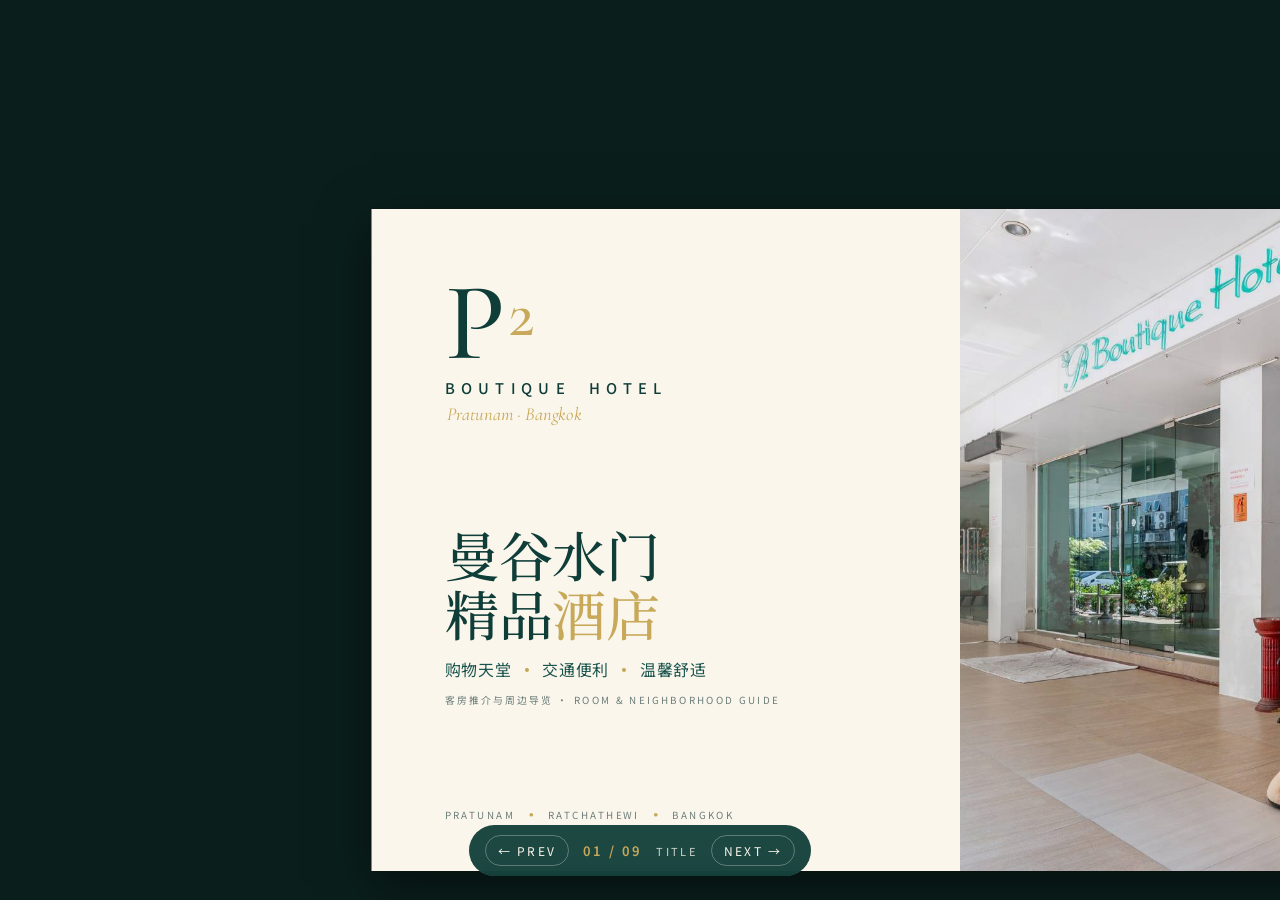
<file: slides/index.html>
<!DOCTYPE html>
<html lang="zh-CN">
<head>
<meta charset="UTF-8">
<title>P2 Boutique Hotel · Slide Deck</title>
<template id="__bundler_thumbnail">
  <svg xmlns="http://www.w3.org/2000/svg" viewBox="0 0 200 200">
    <rect width="200" height="200" fill="#FAF6EC"/>
    <text x="100" y="92" text-anchor="middle" font-family="Georgia, serif" font-size="76" fill="#0F3D38" font-weight="500">P</text>
    <text x="138" y="92" text-anchor="middle" font-family="Georgia, serif" font-size="46" fill="#C8A95A" font-weight="500">2</text>
    <text x="100" y="130" text-anchor="middle" font-family="sans-serif" font-size="11" fill="#0F3D38" letter-spacing="2.2">BOUTIQUE HOTEL</text>
    <text x="100" y="150" text-anchor="middle" font-family="Georgia, serif" font-style="italic" font-size="13" fill="#C8A95A">Pratunam · Bangkok</text>
  </svg>
</template>
<link rel="stylesheet" href="../colors_and_type.css">
<style>
  html, body { margin: 0; padding: 0; background: var(--p2-ink); height: 100vh; overflow: hidden; font-family: var(--font-sans-sc); }
  .stage { position: fixed; inset: 0; display: grid; place-items: center; }
  iframe { border: none; background: #000; box-shadow: 0 24px 80px rgba(0,0,0,0.5); display: block; }
  .chrome {
    position: fixed;
    left: 50%;
    bottom: 24px;
    transform: translateX(-50%);
    background: rgba(15, 61, 56, 0.94);
    color: var(--p2-cream);
    padding: 10px 16px;
    border-radius: 999px;
    display: flex;
    align-items: center;
    gap: 14px;
    font-family: var(--font-sans-latin);
    font-size: 13px;
    letter-spacing: 0.18em;
    text-transform: uppercase;
    z-index: 10;
    backdrop-filter: blur(12px);
  }
  .chrome button {
    background: transparent;
    color: var(--p2-cream);
    border: 1px solid rgba(250, 246, 236, 0.3);
    border-radius: 999px;
    padding: 6px 12px;
    cursor: pointer;
    font-family: inherit;
    font-size: 12px;
    letter-spacing: 0.18em;
    text-transform: uppercase;
    transition: all 240ms cubic-bezier(0.22,1,0.36,1);
  }
  .chrome button:hover { background: var(--p2-gold-500); color: var(--p2-ink); border-color: var(--p2-gold-500); }
  .chrome .count { color: var(--p2-gold-500); font-weight: 600; }
  .chrome .title { color: rgba(250, 246, 236, 0.8); font-size: 11px; }
</style>
</head>
<body>
<div class="stage">
  <iframe id="frame" width="1920" height="1080" src="01-title.html"></iframe>
</div>
<div class="chrome">
  <button id="prev">← Prev</button>
  <span class="count" id="count">01 / 09</span>
  <span class="title" id="title">Title</span>
  <button id="next">Next →</button>
</div>
<script>
  const slides = [
    { src: '01-title.html',          name: 'Title' },
    { src: '02-about.html',          name: 'About' },
    { src: '03-room.html',           name: 'Room · Superior' },
    { src: '04-facilities.html',     name: 'Facilities' },
    { src: '05-location.html',       name: 'Location' },
    { src: '06-why-choose-us.html',  name: 'Why Choose Us' },
    { src: '07-gallery.html',        name: 'Gallery' },
    { src: '08-pricing.html',        name: 'Pricing' },
    { src: '09-closing.html',        name: 'Contact & Booking' },
  ];
  let idx = parseInt(new URLSearchParams(location.search).get('s') || '0', 10);
  if (isNaN(idx) || idx < 0 || idx >= slides.length) idx = 0;
  const frame = document.getElementById('frame');
  const count = document.getElementById('count');
  const title = document.getElementById('title');
  function fit() {
    const k = Math.min(window.innerWidth / 1920, (window.innerHeight - 80) / 1080) * 0.92;
    frame.style.transform = `scale(${k})`;
    frame.style.transformOrigin = 'center center';
  }
  function go(i) {
    idx = (i + slides.length) % slides.length;
    frame.src = slides[idx].src;
    count.textContent = `${String(idx+1).padStart(2,'0')} / ${String(slides.length).padStart(2,'0')}`;
    title.textContent = slides[idx].name;
    const u = new URL(location.href); u.searchParams.set('s', idx); history.replaceState(null, '', u);
    localStorage.setItem('p2-deck-slide', idx);
  }
  document.getElementById('prev').onclick = () => go(idx - 1);
  document.getElementById('next').onclick = () => go(idx + 1);
  addEventListener('keydown', e => {
    if (e.key === 'ArrowRight' || e.key === ' ') go(idx + 1);
    if (e.key === 'ArrowLeft') go(idx - 1);
  });
  fit(); addEventListener('resize', fit);
  // Restore last slide
  const saved = parseInt(localStorage.getItem('p2-deck-slide') || '0', 10);
  if (!isNaN(saved) && new URLSearchParams(location.search).get('s') === null) {
    go(saved);
  } else {
    go(idx);
  }
</script>
</body>
</html>
</file>
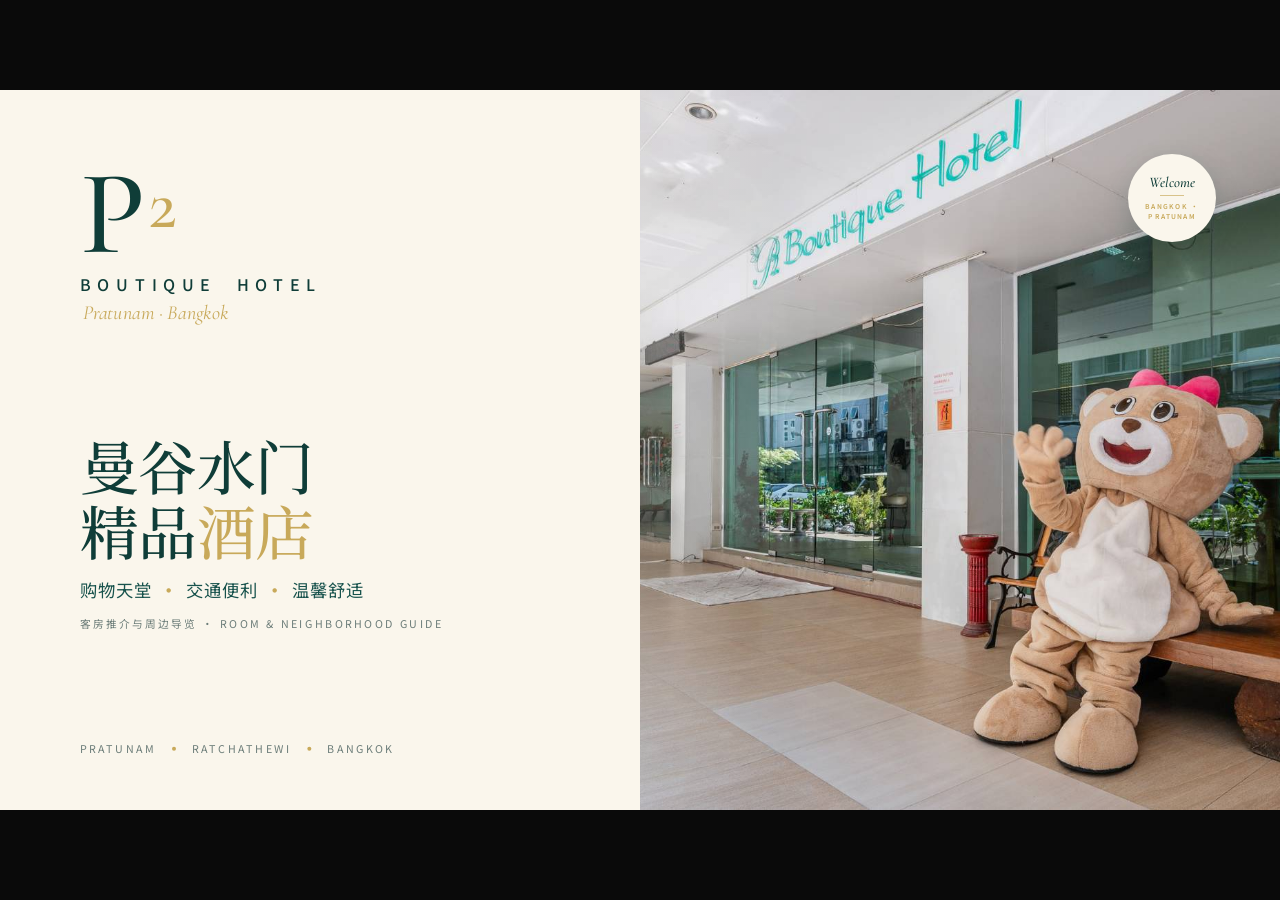
<file: slides/01-title.html>
<!DOCTYPE html>
<html lang="zh-CN">
<head>
<meta charset="UTF-8">
<title>Title — P2 Boutique Hotel</title>
<link rel="stylesheet" href="../colors_and_type.css">
<link rel="stylesheet" href="slide-base.css">
<style>
  .slide.title {
    background: var(--p2-cream);
    display: grid;
    grid-template-columns: 960px 1fr;
    align-items: stretch;
  }
  /* Left column — text */
  .title-text {
    padding: 96px 64px 80px 120px;
    display: flex;
    flex-direction: column;
    justify-content: space-between;
    gap: 32px;
  }
  .logo-stack {
    display: flex;
    flex-direction: column;
    line-height: 1;
  }
  .logo-stack .p2-mark {
    font-family: var(--font-serif-display);
    font-size: 180px;
    color: var(--p2-green-900);
    font-weight: 500;
    letter-spacing: -0.02em;
    display: flex;
    align-items: flex-start;
    gap: 8px;
  }
  .logo-stack .p2-mark .two {
    color: var(--p2-copper-500);
    font-size: 108px;
    margin-top: 22px;
  }
  .logo-stack .en-mark {
    font-family: var(--font-sans-latin);
    letter-spacing: 0.42em;
    text-transform: uppercase;
    color: var(--p2-green-900);
    font-size: 24px;
    font-weight: 500;
    margin-top: 4px;
  }
  .logo-stack .wm {
    font-family: var(--font-serif-display);
    font-style: italic;
    color: var(--p2-gold-500);
    font-size: 30px;
    margin-top: 16px;
    margin-left: 4px;
  }

  .title-block .zh-h1 {
    font-family: var(--font-serif-sc);
    font-weight: 500;
    font-size: 88px;
    line-height: 1.1;
    color: var(--p2-green-900);
    margin: 0 0 24px 0;
    letter-spacing: -0.005em;
  }
  .title-block .zh-h1 b {
    color: var(--p2-copper-500);
    font-weight: 500;
  }
  .title-block .pillars {
    font-family: var(--font-sans-sc);
    font-size: 26px;
    color: var(--p2-green-800);
    letter-spacing: 0.04em;
    margin-bottom: 20px;
  }
  .title-block .pillars span {
    color: var(--p2-copper-500);
    margin: 0 12px;
    font-weight: 700;
  }
  .title-block .lead {
    font-family: var(--font-sans-sc);
    font-size: 16px;
    color: var(--p2-sage-gray);
    letter-spacing: 0.22em;
    text-transform: uppercase;
  }
  .title-foot {
    display: flex;
    align-items: center;
    gap: 24px;
    color: var(--p2-sage-gray);
    font-family: var(--font-sans-latin);
    font-size: 16px;
    letter-spacing: 0.22em;
    text-transform: uppercase;
  }
  .title-foot .dot { width:6px; height:6px; background: var(--p2-copper-500); border-radius:50%; }

  /* Right column — photo */
  .title-photo {
    position: relative;
    overflow: hidden;
  }
  .title-photo img {
    width: 100%;
    height: 100%;
    object-fit: cover;
    display: block;
  }
  /* soft inner shadow on photo */
  .title-photo::after {
    content: "";
    position: absolute;
    inset: 0;
    background: linear-gradient(to right, rgba(250, 246, 236, 0.18), transparent 22%);
    pointer-events: none;
  }
  /* decorative leaf badge */
  .leaf-mark {
    position: absolute;
    top: 96px;
    right: 96px;
    width: 132px;
    height: 132px;
    border-radius: 50%;
    background: var(--p2-cream);
    display: grid;
    place-items: center;
    color: var(--p2-green-900);
    font-family: var(--font-serif-display);
    font-style: italic;
    box-shadow: 0 16px 40px rgba(15, 61, 56, 0.22);
    z-index: 3;
    text-align: center;
  }
  .leaf-mark .big { font-size: 22px; font-weight: 500; line-height: 1; }
  .leaf-mark .small { font-family: var(--font-sans-latin); font-style: normal; font-size: 10px; letter-spacing: 0.22em; color: var(--p2-copper-500); margin-top: 8px; font-weight: 600; text-transform: uppercase; }
  .leaf-mark .rule { width: 36px; height: 1px; background: var(--p2-copper-500); margin: 8px auto; }
</style>
</head>
<body>
<div class="slide-stage">
  <div class="slide-scale" id="scale">
    <section class="slide title" data-screen-label="01 Title">
      <div class="title-text">
        <div>
          <div class="logo-stack">
            <div class="p2-mark"><span>P</span><span class="two">2</span></div>
            <div class="en-mark">Boutique&nbsp;&nbsp;Hotel</div>
            <div class="wm">Pratunam · Bangkok</div>
          </div>
        </div>
        <div class="title-block">
          <h1 class="zh-h1">曼谷水门<br>精品<b>酒店</b></h1>
          <div class="pillars">购物天堂<span>·</span>交通便利<span>·</span>温馨舒适</div>
          <div class="lead">客房推介与周边导览 · Room &amp; Neighborhood Guide</div>
        </div>
        <div class="title-foot">
          <span>Pratunam</span><span class="dot"></span>
          <span>Ratchathewi</span><span class="dot"></span>
          <span>Bangkok</span>
        </div>
      </div>
      <div class="title-photo">
        <img src="../assets/photos/entrance-01.jpg" alt="">
        <div class="leaf-mark">
          <div>
            <div class="big">Welcome</div>
            <div class="rule"></div>
            <div class="small">Bangkok · Pratunam</div>
          </div>
        </div>
      </div>
    </section>
  </div>
</div>
<script>
  function fit(){
    const s = document.getElementById('scale');
    const k = Math.min(window.innerWidth/1920, window.innerHeight/1080);
    const x = (window.innerWidth - 1920*k)/2;
    const y = (window.innerHeight - 1080*k)/2;
    s.style.transform = `translate(${x}px, ${y}px) scale(${k})`;
  }
  fit(); addEventListener('resize', fit);
</script>
</body>
</html>
</file>
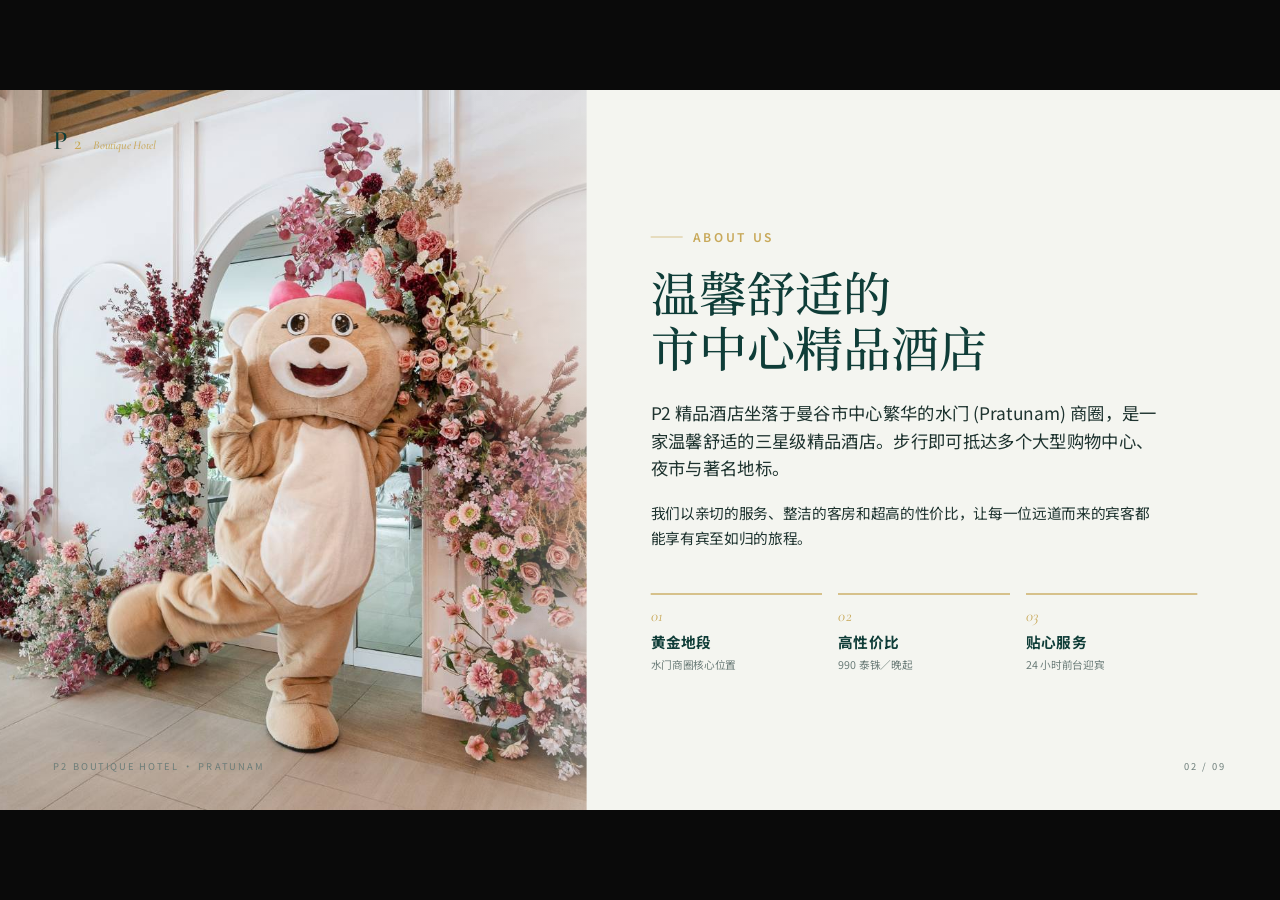
<file: slides/02-about.html>
<!DOCTYPE html>
<html lang="zh-CN">
<head>
<meta charset="UTF-8">
<title>About — P2 Boutique Hotel</title>
<link rel="stylesheet" href="../colors_and_type.css">
<link rel="stylesheet" href="slide-base.css">
<style>
  .slide.about {
    background: var(--p2-ivory);
    display: grid;
    grid-template-columns: 880px 1fr;
    align-items: stretch;
  }
  .photo-col {
    position: relative;
    overflow: hidden;
  }
  .photo-col img {
    width: 100%; height: 100%; object-fit: cover; display: block;
  }
  /* Cream sliver of overlap on right edge */
  .photo-col::after {
    content: "";
    position: absolute;
    inset: 0;
    background: linear-gradient(to right, transparent 80%, rgba(244, 245, 240, 0.4));
    pointer-events: none;
  }
  .text-col {
    padding: 120px 120px 120px 96px;
    display: flex;
    flex-direction: column;
    justify-content: center;
  }
  .text-col .eyebrow { margin-bottom: 28px; }
  .text-col .h-section { margin-bottom: 36px; max-width: 860px; }
  .text-col .body-lead { margin: 0 0 28px 0; max-width: 760px; }
  .text-col .body-text { margin: 0 0 56px 0; max-width: 760px; }

  .pillars-row {
    display: grid;
    grid-template-columns: repeat(3, 1fr);
    gap: 24px;
    max-width: 820px;
    margin-top: 8px;
  }
  .pillar {
    border-top: 2px solid var(--p2-copper-500);
    padding-top: 20px;
  }
  .pillar .num {
    font-family: var(--font-serif-display);
    font-style: italic;
    color: var(--p2-copper-500);
    font-size: 24px;
    line-height: 1;
    margin-bottom: 10px;
  }
  .pillar .label {
    font-family: var(--font-sans-sc);
    font-weight: 700;
    color: var(--p2-green-900);
    font-size: 22px;
    margin-bottom: 6px;
    letter-spacing: 0.04em;
  }
  .pillar .desc {
    font-family: var(--font-sans-sc);
    font-size: 16px;
    color: var(--p2-sage-gray);
    line-height: 1.5;
  }
</style>
</head>
<body>
<div class="slide-stage">
  <div class="slide-scale" id="scale">
    <section class="slide about" data-screen-label="02 About">
      <div class="corner-mark">
        <span class="p">P</span><span class="two">2</span>
        <span class="wm">Boutique Hotel</span>
      </div>
      <div class="photo-col">
        <img src="../assets/photos/lobby-03.jpg" alt="">
      </div>
      <div class="text-col">
        <div class="eyebrow">About Us</div>
        <h2 class="h-section">温馨舒适的<br>市中心精品酒店</h2>
        <p class="body-lead">P2 精品酒店坐落于曼谷市中心繁华的水门 (Pratunam) 商圈，是一家温馨舒适的三星级精品酒店。步行即可抵达多个大型购物中心、夜市与著名地标。</p>
        <p class="body-text">我们以亲切的服务、整洁的客房和超高的性价比，让每一位远道而来的宾客都能享有宾至如归的旅程。</p>

        <div class="pillars-row">
          <div class="pillar">
            <div class="num">01</div>
            <div class="label">黄金地段</div>
            <div class="desc">水门商圈核心位置</div>
          </div>
          <div class="pillar">
            <div class="num">02</div>
            <div class="label">高性价比</div>
            <div class="desc">990 泰铢／晚起</div>
          </div>
          <div class="pillar">
            <div class="num">03</div>
            <div class="label">贴心服务</div>
            <div class="desc">24 小时前台迎宾</div>
          </div>
        </div>
      </div>
      <div class="slide-footer">P2 Boutique Hotel · Pratunam</div>
      <div class="page-number">02 / 09</div>
    </section>
  </div>
</div>
<script>
  function fit(){
    const s = document.getElementById('scale');
    const k = Math.min(window.innerWidth/1920, window.innerHeight/1080);
    const x = (window.innerWidth - 1920*k)/2;
    const y = (window.innerHeight - 1080*k)/2;
    s.style.transform = `translate(${x}px, ${y}px) scale(${k})`;
  }
  fit(); addEventListener('resize', fit);
</script>
</body>
</html>
</file>
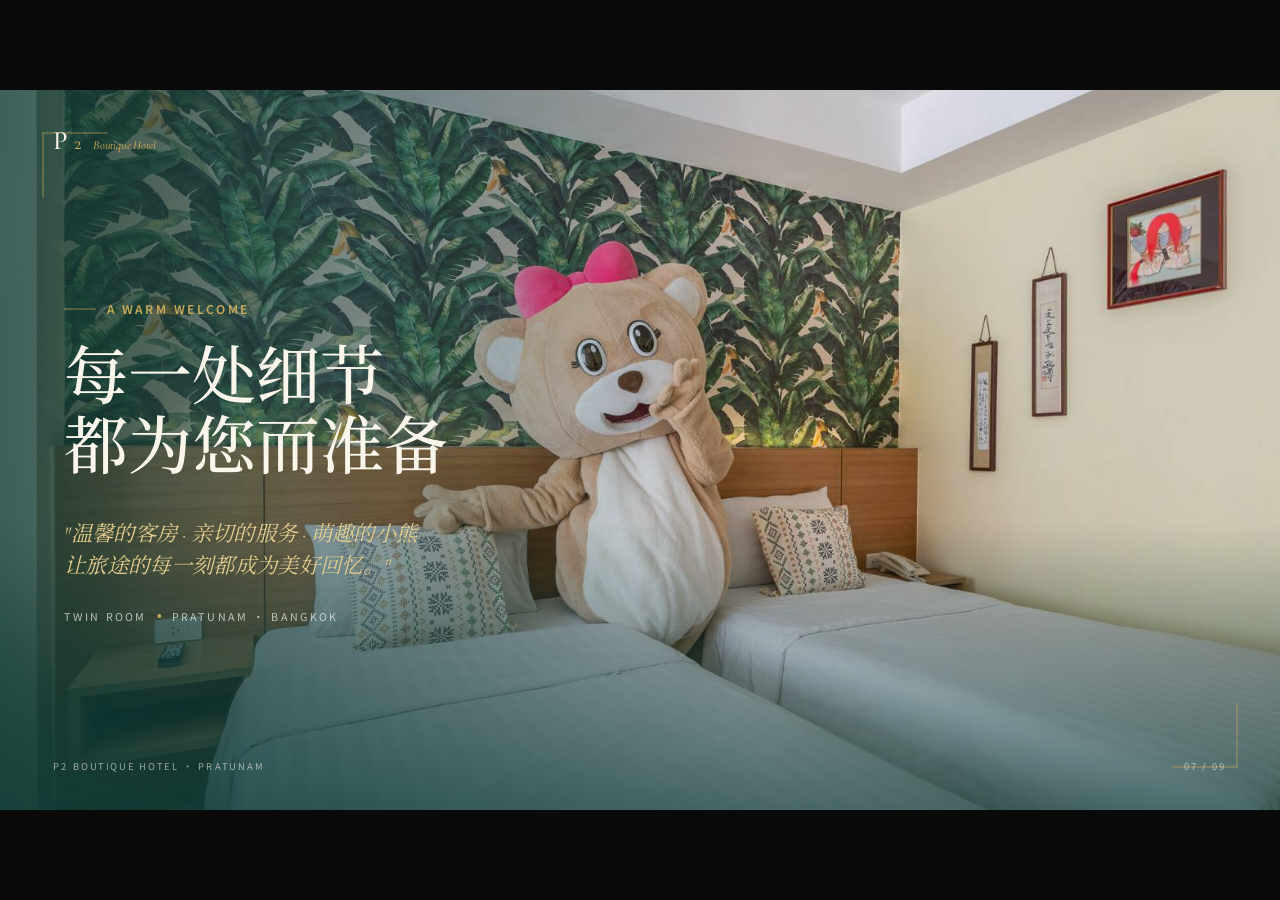
<file: slides/07-gallery.html>
<!DOCTYPE html>
<html lang="zh-CN">
<head>
<meta charset="UTF-8">
<title>Gallery — P2 Boutique Hotel</title>
<link rel="stylesheet" href="../colors_and_type.css">
<link rel="stylesheet" href="slide-base.css">
<style>
  .slide.gallery {
    background: var(--p2-ink);
    padding: 0;
    position: relative;
  }
  .bg-photo {
    position: absolute;
    inset: 0;
    background-image: url('../assets/photos/superior-03.jpg');
    background-size: cover;
    background-position: center;
  }
  .bg-photo::after {
    content: "";
    position: absolute;
    inset: 0;
    background:
      linear-gradient(90deg, rgba(15,61,56,0.78) 0%, rgba(15,61,56,0.32) 38%, transparent 60%),
      linear-gradient(180deg, transparent 60%, rgba(15,61,56,0.7));
  }
  .ovl {
    position: absolute;
    top: 0; left: 0; bottom: 0;
    width: 920px;
    padding: 156px 96px 120px;
    color: var(--p2-cream);
    display: flex;
    flex-direction: column;
    justify-content: center;
  }
  .ovl .eyebrow { margin-bottom: 28px; }
  .ovl .h {
    font-family: var(--font-serif-sc);
    font-weight: 500;
    font-size: 96px;
    line-height: 1.1;
    margin: 0 0 32px;
  }
  .ovl .quote {
    font-family: var(--font-serif-display);
    font-style: italic;
    font-size: 32px;
    color: var(--p2-gold-300);
    line-height: 1.45;
    max-width: 720px;
    margin-bottom: 40px;
  }
  .ovl .meta {
    font-family: var(--font-sans-latin);
    font-size: 16px;
    letter-spacing: 0.22em;
    text-transform: uppercase;
    color: rgba(250, 246, 236, 0.7);
    display: flex;
    align-items: center;
    gap: 16px;
  }
  .ovl .meta .dot { width:6px;height:6px;background:var(--p2-copper-500);border-radius:50%; }

  .frame-corner {
    position: absolute;
    width: 96px; height: 96px;
    border: 1px solid var(--p2-gold-500);
  }
  .frame-corner.tl { top: 64px; left: 64px; border-right:none; border-bottom:none; }
  .frame-corner.br { bottom: 64px; right: 64px; border-left:none; border-top:none; }
</style>
</head>
<body>
<div class="slide-stage">
  <div class="slide-scale" id="scale">
    <section class="slide gallery" data-screen-label="07 Gallery">
      <div class="bg-photo"></div>
      <div class="frame-corner tl"></div>
      <div class="frame-corner br"></div>
      <div class="corner-mark on-dark">
        <span class="p">P</span><span class="two">2</span>
        <span class="wm">Boutique Hotel</span>
      </div>
      <div class="ovl">
        <div class="eyebrow on-dark">A Warm Welcome</div>
        <h1 class="h">每一处细节<br>都为您而准备</h1>
        <p class="quote">"温馨的客房 · 亲切的服务 · 萌趣的小熊<br>让旅途的每一刻都成为美好回忆。"</p>
        <div class="meta"><span>Twin Room</span><span class="dot"></span><span>Pratunam · Bangkok</span></div>
      </div>
      <div class="slide-footer on-dark">P2 Boutique Hotel · Pratunam</div>
      <div class="page-number on-dark">07 / 09</div>
    </section>
  </div>
</div>
<script>
  function fit(){
    const s = document.getElementById('scale');
    const k = Math.min(window.innerWidth/1920, window.innerHeight/1080);
    const x = (window.innerWidth - 1920*k)/2;
    const y = (window.innerHeight - 1080*k)/2;
    s.style.transform = `translate(${x}px, ${y}px) scale(${k})`;
  }
  fit(); addEventListener('resize', fit);
</script>
</body>
</html>
</file>
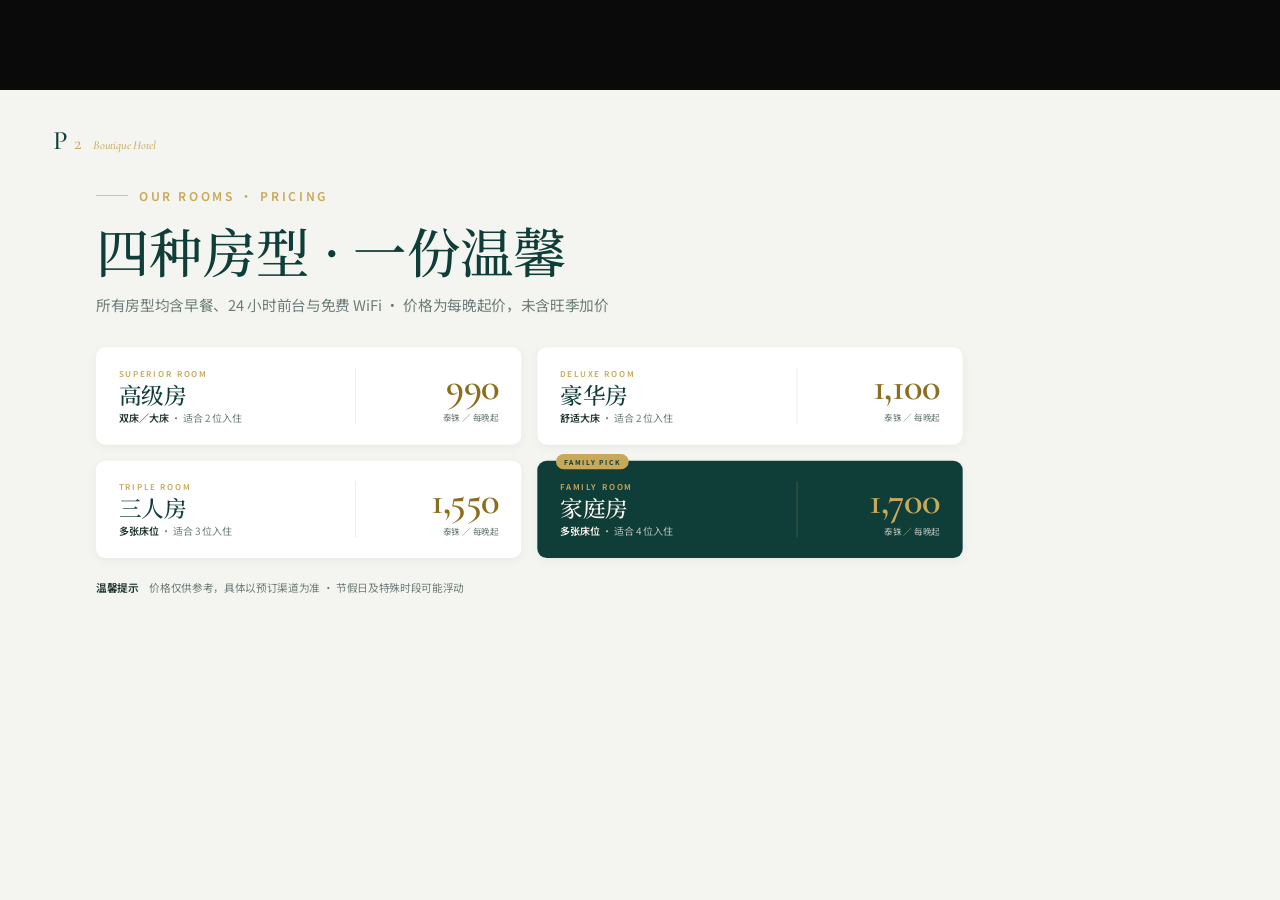
<file: slides/08-pricing.html>
<!DOCTYPE html>
<html lang="zh-CN">
<head>
<meta charset="UTF-8">
<title>Pricing — P2 Boutique Hotel</title>
<link rel="stylesheet" href="../colors_and_type.css">
<link rel="stylesheet" href="slide-base.css">
<style>
  .slide.pricing {
    background: var(--p2-ivory);
    padding: 140px 144px 100px;
  }
  .head { margin-bottom: 48px; max-width: none; }
  .head .eyebrow { margin-bottom: 22px; }
  .head .h-section { margin: 0; font-size: 80px; }
  .head .sub {
    font-family: var(--font-sans-sc);
    font-size: 22px;
    color: var(--p2-sage-gray);
    margin-top: 20px;
    max-width: 1100px;
  }

  /* 2×2 grid — fills the slide width */
  .grid {
    display: grid;
    grid-template-columns: 1fr 1fr;
    gap: 24px;
    max-width: 1300px;
  }

  .card {
    background: #fff;
    border-radius: 14px;
    padding: 30px 34px;
    box-shadow: 0 4px 14px rgba(15, 61, 56, 0.06);
    display: grid;
    grid-template-columns: 1fr auto;
    align-items: center;
    column-gap: 28px;
    position: relative;
  }
  .card .left .en {
    font-family: var(--font-sans-latin);
    font-size: 12px;
    letter-spacing: 0.22em;
    text-transform: uppercase;
    color: var(--p2-gold-500);
    font-weight: 600;
    margin-bottom: 5px;
  }
  .card .left h3 {
    font-family: var(--font-serif-sc);
    font-weight: 500;
    font-size: 34px;
    color: var(--p2-green-900);
    margin: 0 0 6px 0;
    line-height: 1.1;
  }
  .card .left .occ {
    font-family: var(--font-sans-sc);
    color: var(--p2-sage-gray);
    font-size: 15px;
  }
  .card .left .occ b {
    color: var(--p2-green-700);
    font-weight: 600;
  }
  .card .price-col {
    text-align: right;
    border-left: 1px solid var(--border-1);
    padding-left: 26px;
    min-width: 188px;
  }
  .card .pr {
    font-family: var(--font-serif-display);
    font-weight: 600;
    font-size: 58px;
    color: var(--p2-gold-700);
    line-height: 1;
    letter-spacing: -0.02em;
    display: block;
  }
  .card .pu {
    font-family: var(--font-sans-sc);
    font-size: 13px;
    color: var(--p2-sage-gray);
    margin-top: 7px;
    display: block;
  }

  .footnote {
    margin-top: 32px;
    font-family: var(--font-sans-sc);
    font-size: 16px;
    color: var(--p2-sage-gray);
    line-height: 1.6;
  }
  .footnote b { color: var(--p2-green-700); font-weight: 600; }

  .card.featured {
    background: var(--p2-green-900);
    color: var(--p2-cream);
  }
  .card.featured .left .en { color: var(--p2-gold-500); }
  .card.featured .left h3 { color: var(--p2-cream); }
  .card.featured .left .occ { color: rgba(250,246,236,0.7); }
  .card.featured .left .occ b { color: var(--p2-cream); }
  .card.featured .pr { color: var(--p2-gold-500); }
  .card.featured .pu { color: rgba(250,246,236,0.7); }
  .card.featured .price-col { border-left-color: rgba(232,203,142,0.3); }
  .card.featured .badge {
    position: absolute; top: -10px; left: 28px;
    background: var(--p2-gold-500);
    color: var(--p2-green-900);
    padding: 4px 12px;
    border-radius: 999px;
    font-family: var(--font-sans-latin);
    font-size: 10px;
    letter-spacing: 0.22em;
    text-transform: uppercase;
    font-weight: 700;
  }
</style>
</head>
<body>
<div class="slide-stage">
  <div class="slide-scale" id="scale">
    <section class="slide pricing" data-screen-label="08 Pricing">
      <div class="corner-mark">
        <span class="p">P</span><span class="two">2</span>
        <span class="wm">Boutique Hotel</span>
      </div>
      <div class="head">
        <div class="eyebrow">Our Rooms · Pricing</div>
        <h2 class="h-section">四种房型 · 一份温馨</h2>
        <div class="sub">所有房型均含早餐、24 小时前台与免费 WiFi · 价格为每晚起价，未含旺季加价</div>
      </div>

      <div class="grid">
        <div class="card">
          <div class="left">
            <div class="en">Superior Room</div>
            <h3>高级房</h3>
            <div class="occ"><b>双床／大床</b> · 适合 2 位入住</div>
          </div>
          <div class="price-col">
            <span class="pr">990</span>
            <span class="pu">泰铢 ／ 每晚起</span>
          </div>
        </div>
        <div class="card">
          <div class="left">
            <div class="en">Deluxe Room</div>
            <h3>豪华房</h3>
            <div class="occ"><b>舒适大床</b> · 适合 2 位入住</div>
          </div>
          <div class="price-col">
            <span class="pr">1,100</span>
            <span class="pu">泰铢 ／ 每晚起</span>
          </div>
        </div>
        <div class="card">
          <div class="left">
            <div class="en">Triple Room</div>
            <h3>三人房</h3>
            <div class="occ"><b>多张床位</b> · 适合 3 位入住</div>
          </div>
          <div class="price-col">
            <span class="pr">1,550</span>
            <span class="pu">泰铢 ／ 每晚起</span>
          </div>
        </div>
        <div class="card featured">
          <span class="badge">Family Pick</span>
          <div class="left">
            <div class="en">Family Room</div>
            <h3>家庭房</h3>
            <div class="occ"><b>多张床位</b> · 适合 4 位入住</div>
          </div>
          <div class="price-col">
            <span class="pr">1,700</span>
            <span class="pu">泰铢 ／ 每晚起</span>
          </div>
        </div>
      </div>

      <div class="footnote"><b>温馨提示</b>　价格仅供参考，具体以预订渠道为准 · 节假日及特殊时段可能浮动</div>

      <div class="slide-footer">P2 Boutique Hotel · Pratunam</div>
      <div class="page-number">08 / 09</div>
    </section>
  </div>
</div>
<script>
  function fit(){
    const s = document.getElementById('scale');
    const k = Math.min(window.innerWidth/1920, window.innerHeight/1080);
    const x = (window.innerWidth - 1920*k)/2;
    const y = (window.innerHeight - 1080*k)/2;
    s.style.transform = `translate(${x}px, ${y}px) scale(${k})`;
  }
  fit(); addEventListener('resize', fit);
</script>
</body>
</html>
</file>
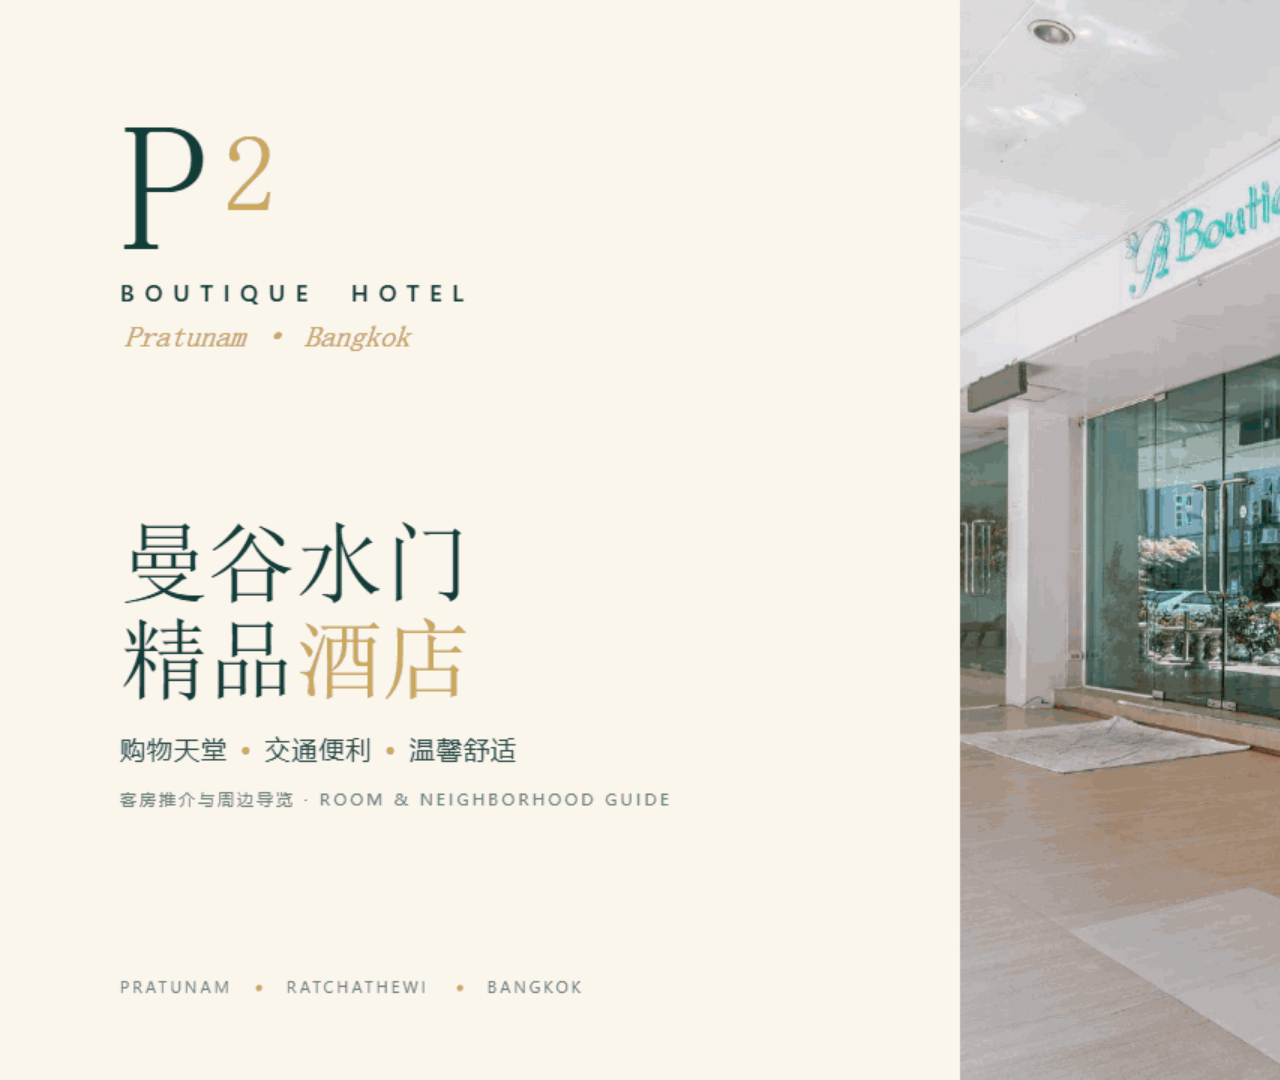
<file: slides/index-pptx.html>
<!DOCTYPE html>
<html lang="zh-CN">
<head>
<meta charset="UTF-8">
<title>P2 Boutique Hotel · Deck (Export)</title>
<style>
  html, body {
    margin: 0; padding: 0;
    width: 1920px; height: 1080px;
    overflow: hidden;
    background: #fff;
  }
  .slide {
    position: absolute;
    inset: 0;
    width: 1920px;
    height: 1080px;
    display: none;
  }
  .slide.active { display: block; }
  .slide img {
    width: 1920px;
    height: 1080px;
    object-fit: cover;
    display: block;
  }
</style>
</head>
<body>
  <div class="slide active" data-slide="0"><img src="print-assets/slide-01.png" alt=""></div>
  <div class="slide" data-slide="1"><img src="print-assets/slide-02.png" alt=""></div>
  <div class="slide" data-slide="2"><img src="print-assets/slide-03.png" alt=""></div>
  <div class="slide" data-slide="3"><img src="print-assets/slide-04.png" alt=""></div>
  <div class="slide" data-slide="4"><img src="print-assets/slide-05.png" alt=""></div>
  <div class="slide" data-slide="5"><img src="print-assets/slide-06.png" alt=""></div>
  <div class="slide" data-slide="6"><img src="print-assets/slide-07.png" alt=""></div>
  <div class="slide" data-slide="7"><img src="print-assets/slide-08.png" alt=""></div>
  <div class="slide" data-slide="8"><img src="print-assets/slide-09.png" alt=""></div>
<script>
  window.goToSlide = function(n) {
    document.querySelectorAll('.slide').forEach((s, i) => {
      s.classList.toggle('active', i === n);
    });
  };
</script>
</body>
</html>
</file>
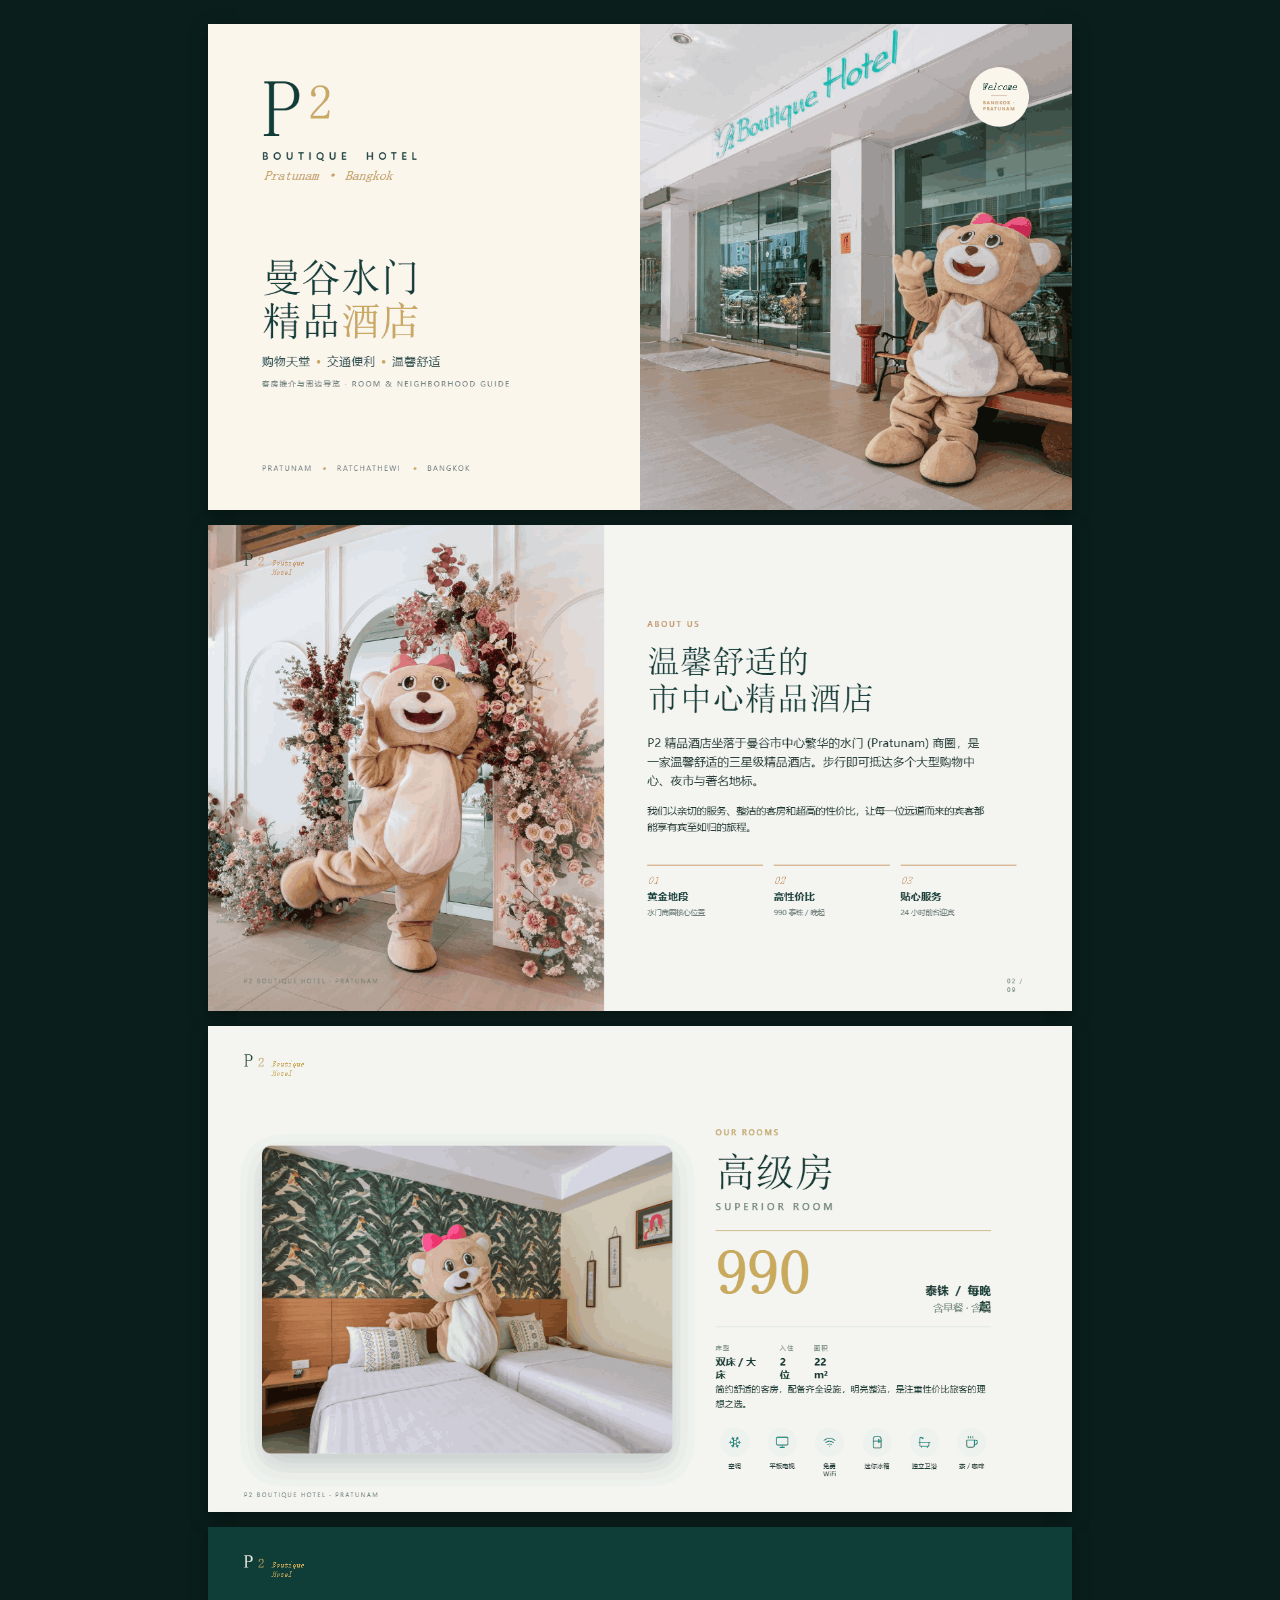
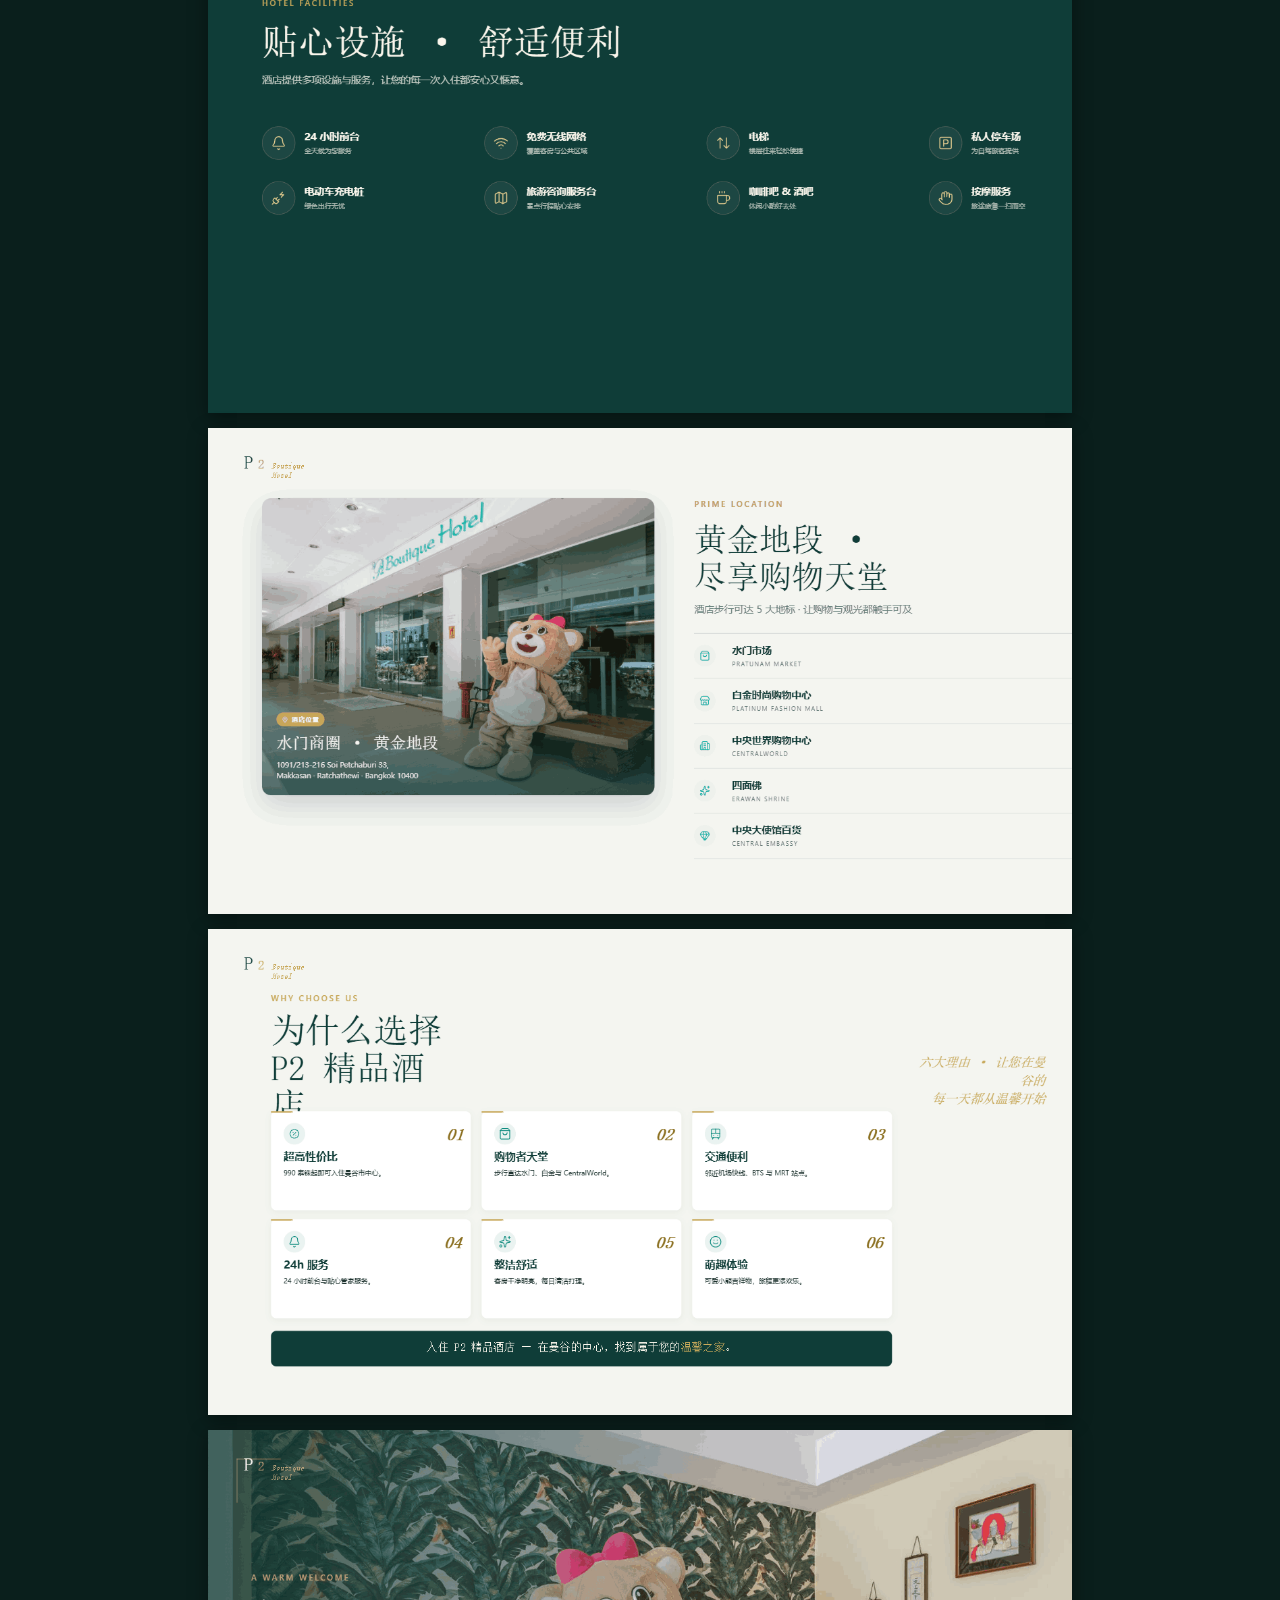
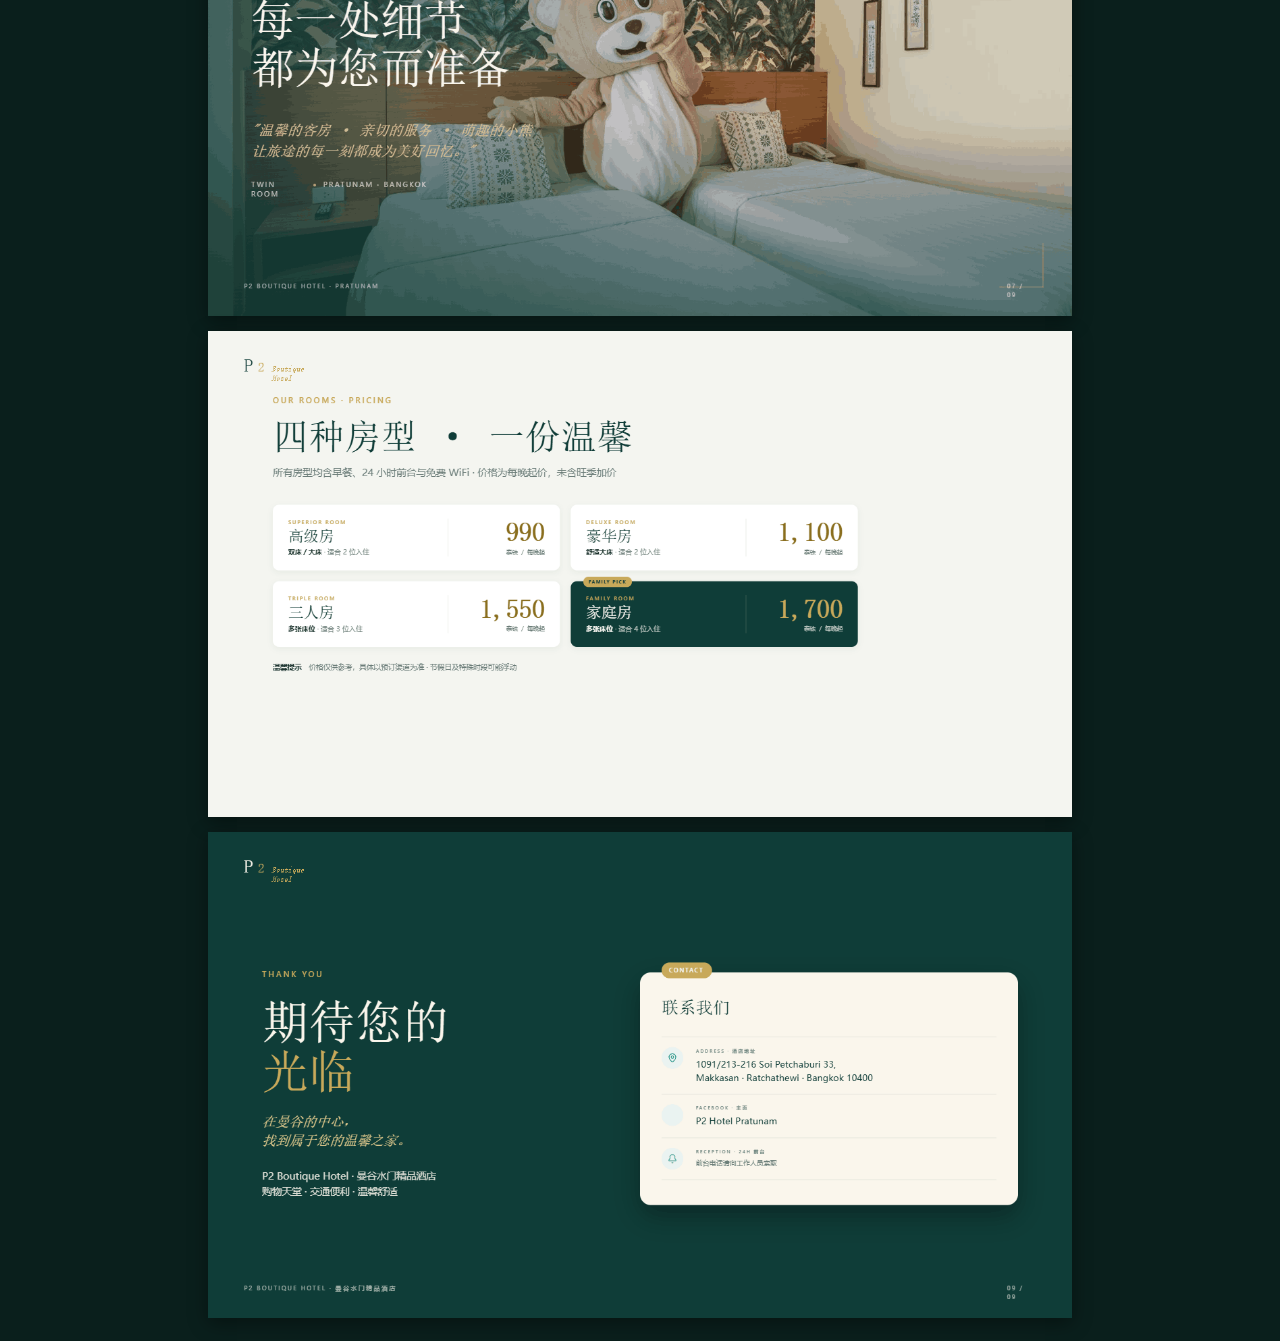
<file: slides/index-print.html>
<!DOCTYPE html>
<html lang="zh-CN">
<head>
<meta charset="UTF-8">
<title>P2 Boutique Hotel · Deck (Print)</title>
<style>
  @page {
    size: 1920px 1080px;
    margin: 0;
  }
  * { box-sizing: border-box; }
  html, body {
    margin: 0;
    padding: 0;
    background: #fff;
    -webkit-print-color-adjust: exact;
    print-color-adjust: exact;
  }
  .page {
    width: 1920px;
    height: 1080px;
    position: relative;
    overflow: hidden;
    page-break-after: always;
    break-after: page;
    page-break-inside: avoid;
    break-inside: avoid;
    background: #fff;
  }
  .page:last-child {
    page-break-after: auto;
    break-after: auto;
  }
  .page img {
    width: 1920px;
    height: 1080px;
    display: block;
    object-fit: cover;
  }

  /* On-screen preview — scaled stack so user can verify before printing */
  @media screen {
    body {
      background: #0A1F1C;
      padding: 24px 0;
      display: flex;
      flex-direction: column;
      align-items: center;
      gap: 16px;
    }
    .page {
      transform: scale(0.45);
      transform-origin: top center;
      box-shadow: 0 12px 40px rgba(0,0,0,0.4);
      margin-bottom: -595px; /* 1080 * (1 - 0.45) = 594 collapse */
    }
    .page:last-child { margin-bottom: 0; }
  }

  @media print {
    body { background: #fff; }
    .page {
      transform: none !important;
      margin: 0 !important;
      box-shadow: none !important;
    }
  }
</style>
</head>
<body>
  <div class="page"><img src="print-assets/slide-01.png" alt="Slide 1 — Title"></div>
  <div class="page"><img src="print-assets/slide-02.png" alt="Slide 2 — About"></div>
  <div class="page"><img src="print-assets/slide-03.png" alt="Slide 3 — Superior Room"></div>
  <div class="page"><img src="print-assets/slide-04.png" alt="Slide 4 — Facilities"></div>
  <div class="page"><img src="print-assets/slide-05.png" alt="Slide 5 — Location"></div>
  <div class="page"><img src="print-assets/slide-06.png" alt="Slide 6 — Why Choose Us"></div>
  <div class="page"><img src="print-assets/slide-07.png" alt="Slide 7 — Gallery"></div>
  <div class="page"><img src="print-assets/slide-08.png" alt="Slide 8 — Pricing"></div>
  <div class="page"><img src="print-assets/slide-09.png" alt="Slide 9 — Contact"></div>

<script>
  // Wait for all images + fonts to load before triggering print.
  (async function() {
    const imgs = [...document.querySelectorAll('img')];
    await Promise.all(imgs.map(img => {
      if (img.complete && img.naturalWidth > 0) return Promise.resolve();
      return new Promise(res => {
        img.addEventListener('load', () => res(), { once: true });
        img.addEventListener('error', () => res(), { once: true });
      });
    }));
    if (document.fonts && document.fonts.ready) {
      try { await document.fonts.ready; } catch (e) {}
    }
    await new Promise(r => setTimeout(r, 600));
    window.print();
  })();
</script>
</body>
</html>
</file>
<file: colors_and_type.css>
/* ===================================================================
   P2 Boutique Hotel — Design Tokens
   Source: existing PPTX deck (Noto Sans/Serif CJK SC) + brand logo
   Use: import into any page; reference vars instead of hardcoding.
   =================================================================== */

@import url('https://fonts.googleapis.com/css2?family=Noto+Sans+SC:wght@300;400;500;700;900&family=Noto+Serif+SC:wght@400;500;700;900&family=Cormorant+Garamond:ital,wght@0,400;0,500;0,600;1,400&display=swap');

:root {
  /* -----------------------------------------------------------------
     COLORS — core palette
     ----------------------------------------------------------------- */

  /* Primary — deep emerald (from logo "P") */
  --p2-green-900: #0F3D38;   /* primary brand green */
  --p2-green-800: #17524C;   /* hover / pressed */
  --p2-green-700: #1E332F;   /* darkest, body text on cream */
  --p2-green-500: #0E8C7F;   /* teal accent (signage cyan vibe) */
  --p2-green-300: #8FB7B0;   /* muted sage */
  --p2-green-200: #D5E3E0;   /* sage tint */
  --p2-green-100: #EAF3F1;   /* mint tint */
  --p2-green-50:  #F4F5F0;   /* page bg, off-white-green */

  /* Gold — signature accent (from logo "HOTEL Pratunam" + storefront sign warmth) */
  --p2-gold-700:   #8A6E1E;  /* deep — emphasis */
  --p2-gold-600:   #A88B3A;
  --p2-gold-500:   #C8A95A;  /* main gold — accent & price */
  --p2-gold-300:   #E2CB8E;
  --p2-gold-100:   #F3E9CC;

  /* Legacy aliases — copper tokens redirect to gold so existing slides still render.
     New work should reference --p2-gold-* directly. */
  --p2-copper-600: var(--p2-gold-700);
  --p2-copper-500: var(--p2-gold-500);
  --p2-copper-300: var(--p2-gold-300);
  --p2-copper-100: var(--p2-gold-100);

  /* Neutrals */
  --p2-cream:      #FAF6EC;  /* logo background cream */
  --p2-ivory:      #F4F5F0;
  --p2-bone:       #ECE7DA;
  --p2-sage-gray:  #6C7D79;  /* muted body */
  --p2-charcoal:   #1E332F;
  --p2-ink:        #0A1F1C;  /* near-black */
  --p2-white:      #FFFFFF;

  /* Mascot pink (bear's bow) — used very sparingly */
  --p2-pink-accent: #E84A7F;

  /* Semantic color roles */
  --fg-1:        var(--p2-green-700);   /* primary body text */
  --fg-2:        var(--p2-sage-gray);   /* secondary text */
  --fg-3:        #95A3A0;               /* tertiary / captions */
  --fg-inverse:  var(--p2-cream);
  --fg-brand:    var(--p2-green-900);
  --fg-accent:   var(--p2-gold-500);
  --fg-gold:     var(--p2-gold-500);

  --bg-1:        var(--p2-ivory);       /* page background */
  --bg-2:        var(--p2-cream);       /* card / panel */
  --bg-3:        var(--p2-green-100);   /* tinted panel */
  --bg-deep:     var(--p2-green-900);   /* dark hero/footer */
  --bg-accent:   var(--p2-gold-500);

  --border-1:    rgba(15, 61, 56, 0.12);
  --border-2:    rgba(15, 61, 56, 0.22);
  --divider:     rgba(15, 61, 56, 0.08);

  /* -----------------------------------------------------------------
     TYPOGRAPHY — fonts
     ----------------------------------------------------------------- */

  /* For 简体中文 body & UI */
  --font-sans-sc:  "Noto Sans SC", "PingFang SC", "Microsoft YaHei",
                   -apple-system, BlinkMacSystemFont, sans-serif;

  /* For 简体中文 display / headlines (warmer, more editorial) */
  --font-serif-sc: "Noto Serif SC", "Source Han Serif SC", "Songti SC",
                   "STSong", serif;

  /* For Latin display headings (echoes the "P2" logo serif) */
  --font-serif-display: "Cormorant Garamond", "Noto Serif SC", serif;

  /* Latin-only UI (e.g., room category labels) */
  --font-sans-latin: "Noto Sans SC", -apple-system, BlinkMacSystemFont,
                     "Segoe UI", sans-serif;

  /* -----------------------------------------------------------------
     TYPE SCALE — slide presentation (1920×1080)
     ----------------------------------------------------------------- */
  --t-hero:     96px;   /* slide cover Chinese headline */
  --t-h1:       64px;   /* big title */
  --t-h2:       48px;   /* section title */
  --t-h3:       36px;   /* subsection / card title */
  --t-h4:       28px;   /* card heading */
  --t-lead:     24px;   /* lead paragraph */
  --t-body:     20px;   /* body */
  --t-small:    16px;   /* small label */
  --t-eyebrow:  14px;   /* uppercase Latin eyebrow */

  --lh-tight:   1.15;
  --lh-snug:    1.3;
  --lh-normal:  1.55;
  --lh-loose:   1.8;

  --ls-tight:   -0.01em;
  --ls-normal:  0;
  --ls-wide:    0.08em;  /* eyebrow */
  --ls-widest:  0.22em;  /* logo-tier all-caps */

  /* -----------------------------------------------------------------
     SPACING — 4px base
     ----------------------------------------------------------------- */
  --s-1:   4px;
  --s-2:   8px;
  --s-3:   12px;
  --s-4:   16px;
  --s-5:   20px;
  --s-6:   24px;
  --s-8:   32px;
  --s-10:  40px;
  --s-12:  48px;
  --s-16:  64px;
  --s-20:  80px;
  --s-24:  96px;
  --s-32:  128px;

  /* -----------------------------------------------------------------
     RADII — soft, not overly rounded
     ----------------------------------------------------------------- */
  --r-xs:  4px;
  --r-sm:  6px;
  --r-md:  10px;
  --r-lg:  16px;
  --r-xl:  24px;
  --r-pill: 999px;

  /* -----------------------------------------------------------------
     SHADOWS — warm, subtle (hotel = restraint, not flash)
     ----------------------------------------------------------------- */
  --shadow-xs: 0 1px 2px rgba(15, 61, 56, 0.06);
  --shadow-sm: 0 2px 6px rgba(15, 61, 56, 0.08);
  --shadow-md: 0 6px 18px rgba(15, 61, 56, 0.10);
  --shadow-lg: 0 16px 40px rgba(15, 61, 56, 0.14);
  --shadow-image: 0 24px 60px rgba(15, 61, 56, 0.22);

  /* Inner shadow used on tinted cards */
  --shadow-inset: inset 0 0 0 1px rgba(15, 61, 56, 0.06);

  /* -----------------------------------------------------------------
     EASING / DURATIONS — gentle, never bouncy
     ----------------------------------------------------------------- */
  --ease-out:   cubic-bezier(0.22, 1, 0.36, 1);
  --ease-inout: cubic-bezier(0.65, 0, 0.35, 1);
  --dur-fast:   140ms;
  --dur-med:    240ms;
  --dur-slow:   480ms;
}

/* ===================================================================
   SEMANTIC ELEMENT STYLES
   Apply to a container with class="p2" or directly to body.
   =================================================================== */

.p2, body.p2 {
  font-family: var(--font-sans-sc);
  color: var(--fg-1);
  background: var(--bg-1);
  font-size: var(--t-body);
  line-height: var(--lh-normal);
  -webkit-font-smoothing: antialiased;
  -moz-osx-font-smoothing: grayscale;
  text-rendering: optimizeLegibility;
}

.p2 h1, .p2 .h1 {
  font-family: var(--font-serif-sc);
  font-size: var(--t-h1);
  line-height: var(--lh-tight);
  letter-spacing: var(--ls-tight);
  color: var(--fg-brand);
  font-weight: 500;
  margin: 0 0 var(--s-4) 0;
}

.p2 h2, .p2 .h2 {
  font-family: var(--font-serif-sc);
  font-size: var(--t-h2);
  line-height: var(--lh-tight);
  color: var(--fg-brand);
  font-weight: 500;
  margin: 0 0 var(--s-3) 0;
}

.p2 h3, .p2 .h3 {
  font-family: var(--font-sans-sc);
  font-size: var(--t-h3);
  line-height: var(--lh-snug);
  color: var(--fg-1);
  font-weight: 700;
  margin: 0 0 var(--s-2) 0;
}

.p2 h4, .p2 .h4 {
  font-family: var(--font-sans-sc);
  font-size: var(--t-h4);
  line-height: var(--lh-snug);
  color: var(--fg-1);
  font-weight: 500;
  margin: 0 0 var(--s-2) 0;
}

.p2 p, .p2 .body {
  font-size: var(--t-body);
  line-height: var(--lh-normal);
  color: var(--fg-1);
  margin: 0 0 var(--s-4) 0;
}

.p2 .lead {
  font-size: var(--t-lead);
  line-height: var(--lh-normal);
  color: var(--fg-1);
}

.p2 .eyebrow {
  font-family: var(--font-sans-latin);
  font-size: var(--t-eyebrow);
  font-weight: 600;
  letter-spacing: var(--ls-widest);
  text-transform: uppercase;
  color: var(--fg-accent);
}

.p2 .display-serif {
  font-family: var(--font-serif-display);
  font-weight: 500;
  font-style: italic;
  color: var(--fg-gold);
}

.p2 .price {
  font-family: var(--font-serif-display);
  font-weight: 600;
  font-size: 96px;
  line-height: 1;
  color: var(--fg-accent);
  letter-spacing: var(--ls-tight);
}

.p2 .price-unit {
  font-family: var(--font-sans-sc);
  font-size: var(--t-small);
  color: var(--fg-2);
  letter-spacing: var(--ls-normal);
}
</file>
<file: slides/slide-base.css>
/* P2 — Shared slide base styles. 1920×1080 canvas. */

html, body {
  margin: 0;
  padding: 0;
  background: #1a1a1a; /* letterbox bg outside slide */
  font-family: var(--font-sans-sc);
  overflow: hidden;
}

.slide {
  width: 1920px;
  height: 1080px;
  position: relative;
  background: var(--p2-ivory);
  overflow: hidden;
  color: var(--fg-1);
  /* Don't auto-scale here — each slide HTML loads in a frame that may scale it.
     For the slides/index.html viewer we use CSS scale. */
}

/* slide outer wrapper that scales 1920×1080 → viewport */
.slide-stage {
  position: fixed;
  inset: 0;
  background: #0a0a0a;
  overflow: hidden;
}

.slide-scale {
  position: absolute;
  top: 0;
  left: 0;
  width: 1920px;
  height: 1080px;
  transform-origin: 0 0;
}

/* Common building blocks --------------------------------------------------- */
.eyebrow {
  font-family: var(--font-sans-latin);
  font-weight: 600;
  letter-spacing: 0.22em;
  text-transform: uppercase;
  color: var(--p2-copper-500);
  font-size: 18px;
  display: inline-flex;
  align-items: center;
  gap: 16px;
}
.eyebrow::before {
  content: "";
  width: 48px;
  height: 1px;
  background: var(--p2-copper-500);
  display: inline-block;
}
.eyebrow.on-dark {
  color: var(--p2-gold-500);
}
.eyebrow.on-dark::before {
  background: var(--p2-gold-500);
}

.h-headline {
  font-family: var(--font-serif-sc);
  font-weight: 500;
  font-size: 96px;
  line-height: 1.12;
  letter-spacing: -0.005em;
  color: var(--p2-green-900);
  margin: 0;
}
.h-headline.on-dark {
  color: var(--p2-cream);
}

.h-section {
  font-family: var(--font-serif-sc);
  font-weight: 500;
  font-size: 72px;
  line-height: 1.15;
  color: var(--p2-green-900);
  margin: 0;
}

.h-card {
  font-family: var(--font-sans-sc);
  font-weight: 700;
  font-size: 32px;
  color: var(--p2-green-900);
  margin: 0;
}

.body-lead {
  font-family: var(--font-sans-sc);
  font-size: 26px;
  line-height: 1.6;
  color: var(--p2-green-700);
  font-weight: 400;
}

.body-text {
  font-family: var(--font-sans-sc);
  font-size: 22px;
  line-height: 1.7;
  color: var(--p2-green-700);
}

.caption {
  font-family: var(--font-sans-sc);
  font-size: 18px;
  color: var(--p2-sage-gray);
}

/* Page corners — small logo wordmark in top-left of inner slides */
.corner-mark {
  position: absolute;
  top: 56px;
  left: 80px;
  display: flex;
  align-items: baseline;
  gap: 10px;
  color: var(--p2-green-900);
  z-index: 5;
}
.corner-mark .p {
  font-family: var(--font-serif-display);
  font-weight: 500;
  font-size: 40px;
  color: var(--p2-green-900);
  letter-spacing: -0.02em;
  line-height: 1;
}
.corner-mark .two {
  font-family: var(--font-serif-display);
  font-weight: 500;
  font-size: 28px;
  color: var(--p2-copper-500);
  line-height: 1;
}
.corner-mark .wm {
  font-family: var(--font-serif-display);
  font-style: italic;
  font-weight: 500;
  font-size: 18px;
  color: var(--p2-gold-500);
  margin-left: 8px;
}
.corner-mark.on-dark .p { color: var(--p2-cream); }
.corner-mark.on-dark .two { color: var(--p2-copper-500); }
.corner-mark.on-dark .wm { color: var(--p2-gold-500); }

.page-number {
  position: absolute;
  bottom: 56px;
  right: 80px;
  font-family: var(--font-sans-latin);
  font-size: 14px;
  letter-spacing: 0.22em;
  color: var(--p2-sage-gray);
}
.page-number.on-dark {
  color: rgba(250, 246, 236, 0.6);
}

.slide-footer {
  position: absolute;
  bottom: 56px;
  left: 80px;
  font-family: var(--font-sans-latin);
  font-size: 14px;
  letter-spacing: 0.22em;
  text-transform: uppercase;
  color: var(--p2-sage-gray);
}
.slide-footer.on-dark {
  color: rgba(250, 246, 236, 0.6);
}
</file>
